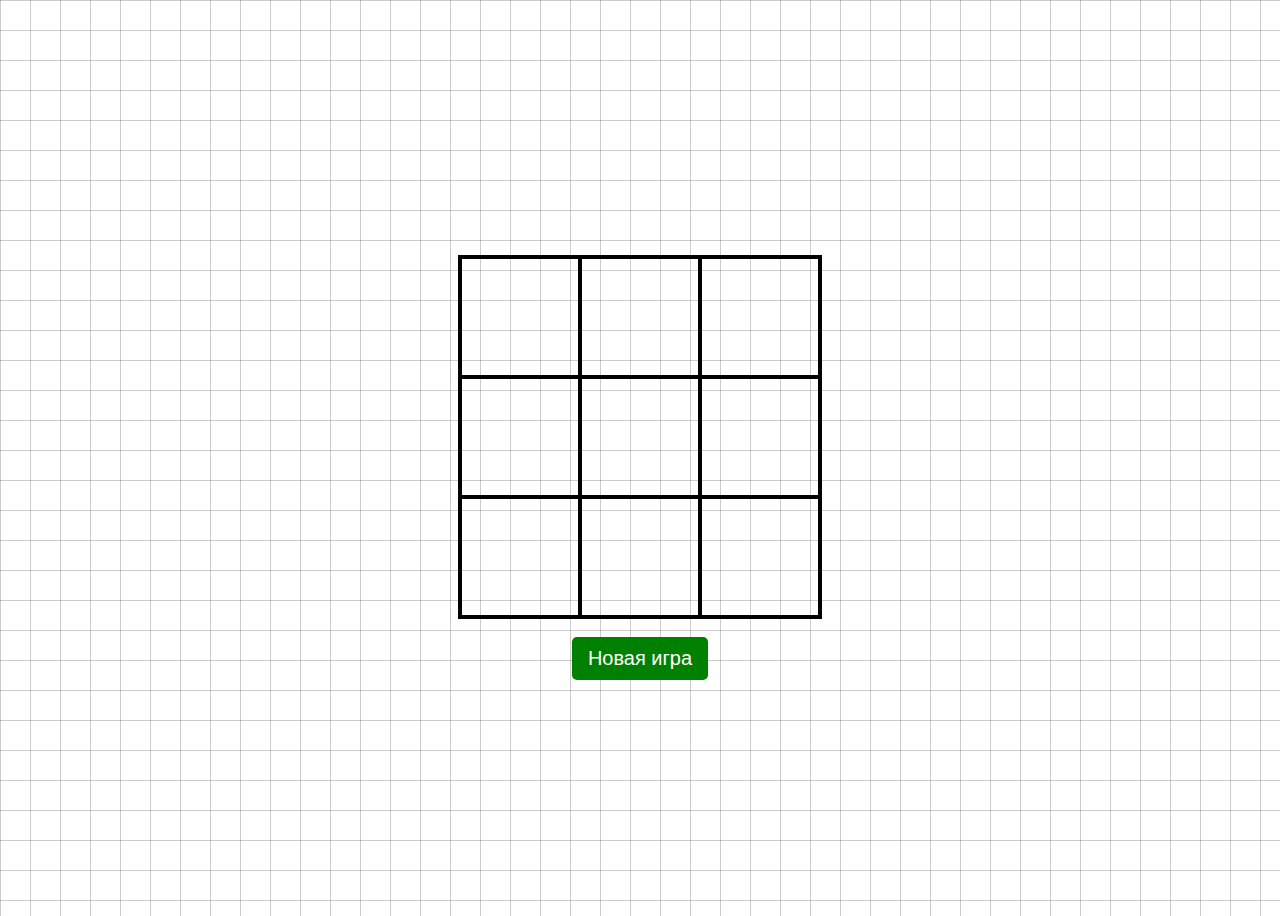
<file: lection1/index.html>
<!DOCTYPE html>
<html lang="en">
<head>
    <meta charset="UTF-8">
    <meta name="viewport" content="width=device-width, initial-scale=1.0">
    <link rel="stylesheet" href="style.css">
    <title>Крестики-нолики</title>
</head>
<body>
    <div class="res"></div>
    <div class="game">
        <div class="field">
            <!-- <svg class="circle">
                <circle r="45" cx="58" cy="58" stroke="blue"
                stroke-width="10" fill="none"/>
            </svg> -->
            <!-- <svg class="cross">
                <line class="first" x1="15" y1="15" x2="105" y2="105"
                stroke="red" stroke-width="10" stroke-linecap="round"/>

                <line class="second" x1="105" y1="15" x2="15" y2="105"
                stroke="red" stroke-width="10" stroke-linecap="round"/>
            </svg> -->
        </div>
        <div class="field"></div>
        <div class="field"></div>
        <div class="field"></div>
        <div class="field"></div>
        <div class="field"></div>
        <div class="field"></div>
        <div class="field"></div>
        <div class="field"></div>
    </div>
    <button class="new-game">Новая игра</button>
</body>
<script src="index.js"></script>
</html>
</file>
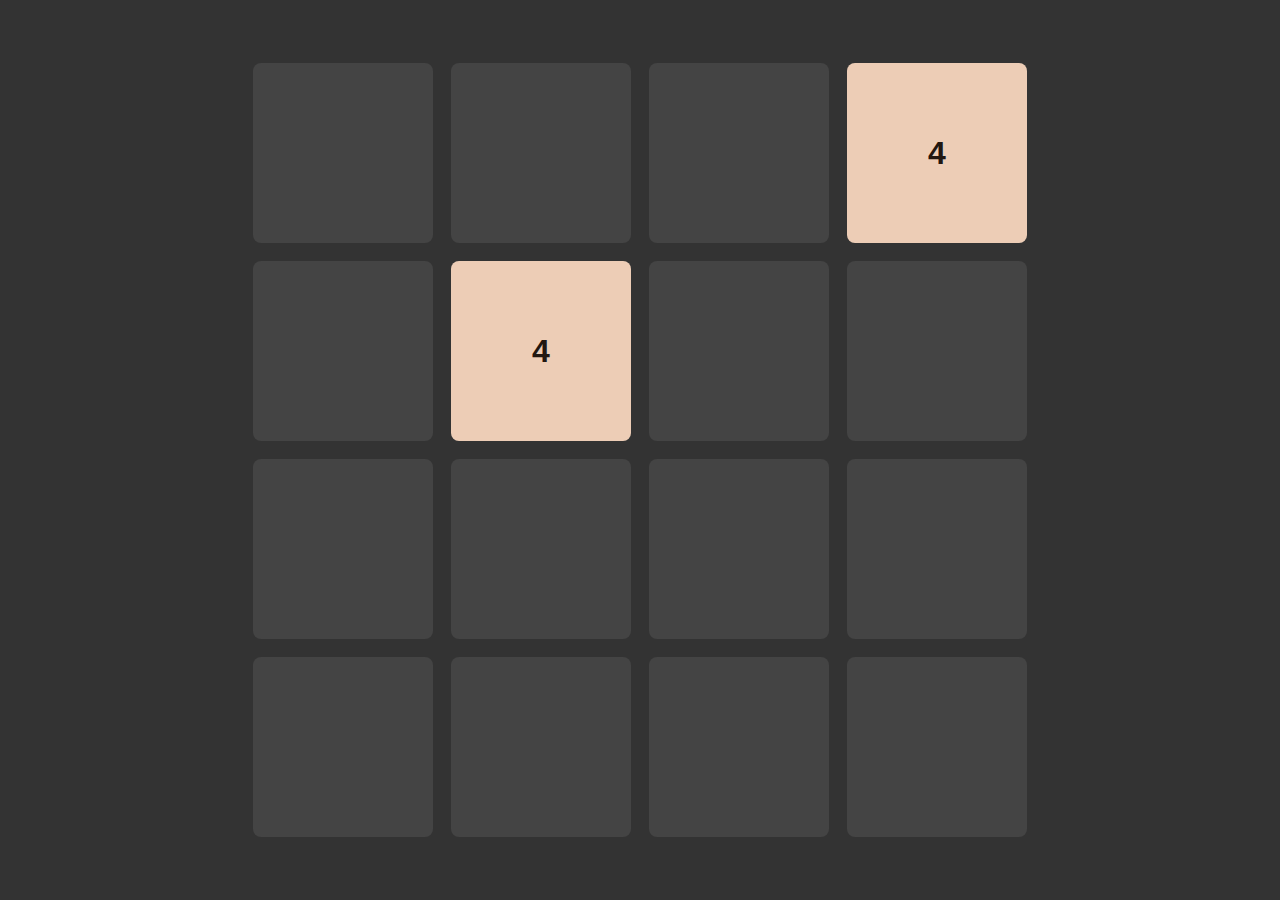
<file: lection2/index.html>
<!DOCTYPE html>
<html lang="en">
<head>
    <meta charset="UTF-8">
    <meta name="viewport" content="width=device-width, initial-scale=1.0">
    <link rel="stylesheet" href="style.css">
    <title>2048</title>
</head>
<body>
    <div class="game-board">

    </div>
</body>
<script defer src="app.js" type="module"></script>
</html>
</file>
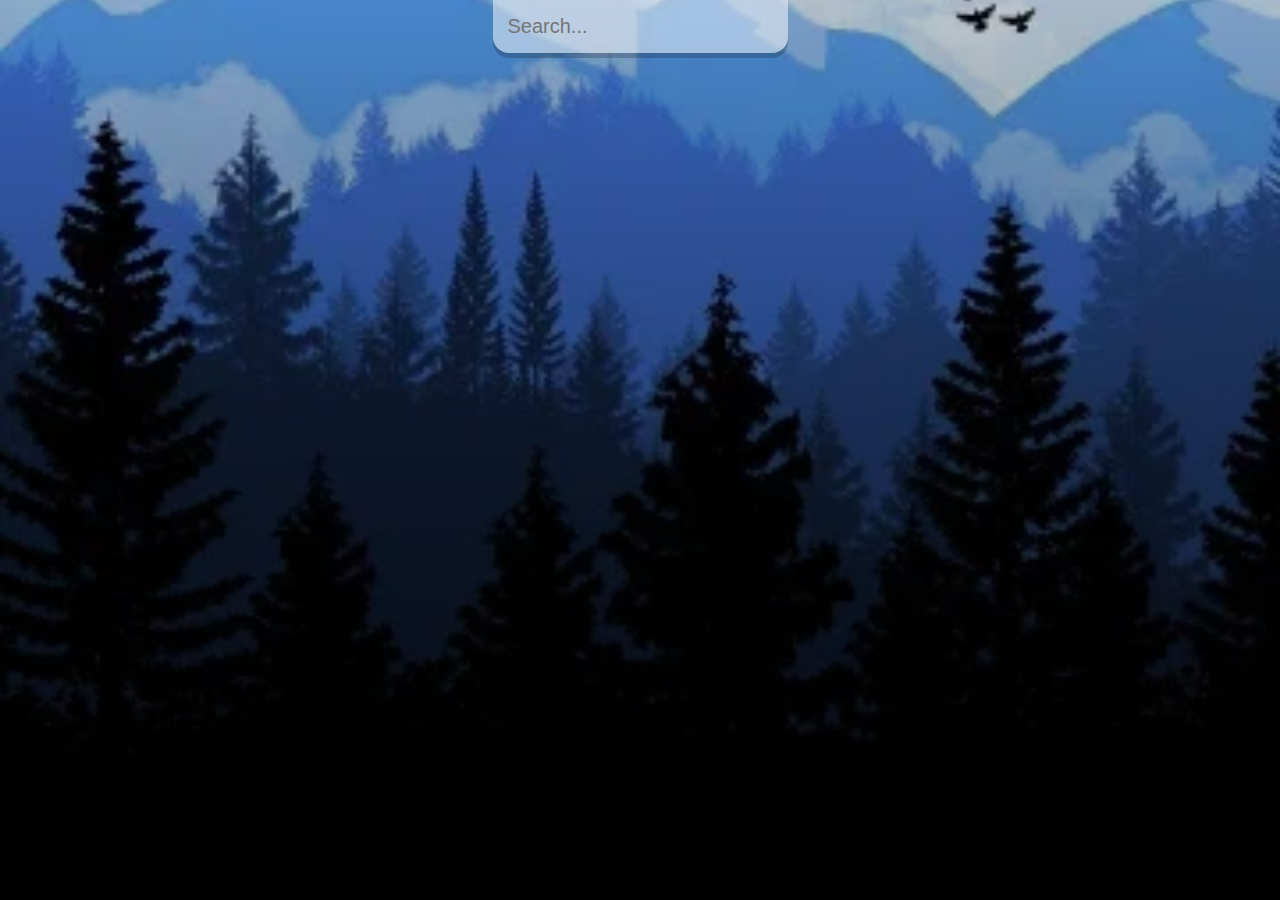
<file: lection3/index.html>
<!DOCTYPE html>
<html lang="en">
<head>
    <meta charset="UTF-8">
    <meta http-equiv="X-UA-Compatible" content="IE=edge">
    <meta name="viewport" content="width=device-width, initial-scale=1.0">
    <link rel="stylesheet" href="style.css">
    <title>Weather</title>
</head>
<body>
    <div class="app">
        <main>
            <div class="search-box">
                <input type="text" placeholder="Search..." class="searchbar">
            </div>
            <div class="location-container">
            </div>

        </main>
    </div>
</body>
<script defer src="main.js"></script>
</html>
</file>
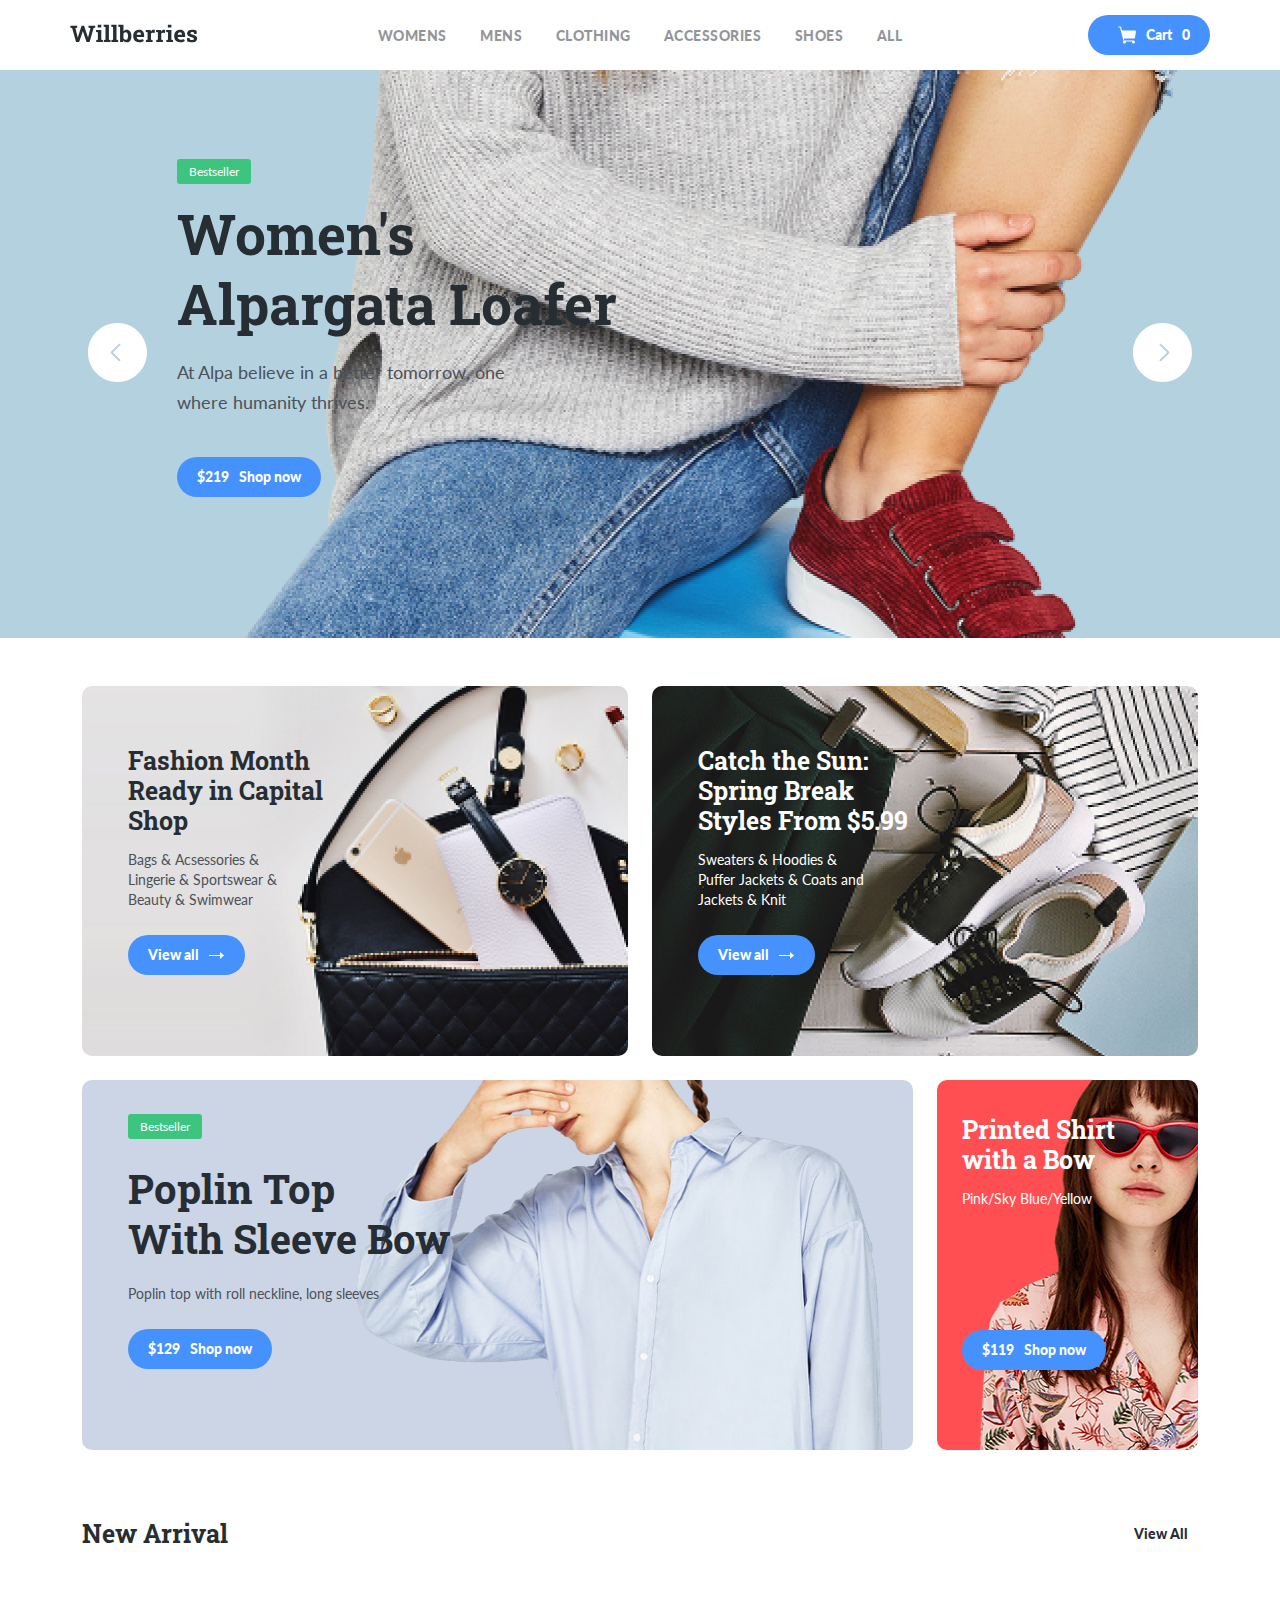
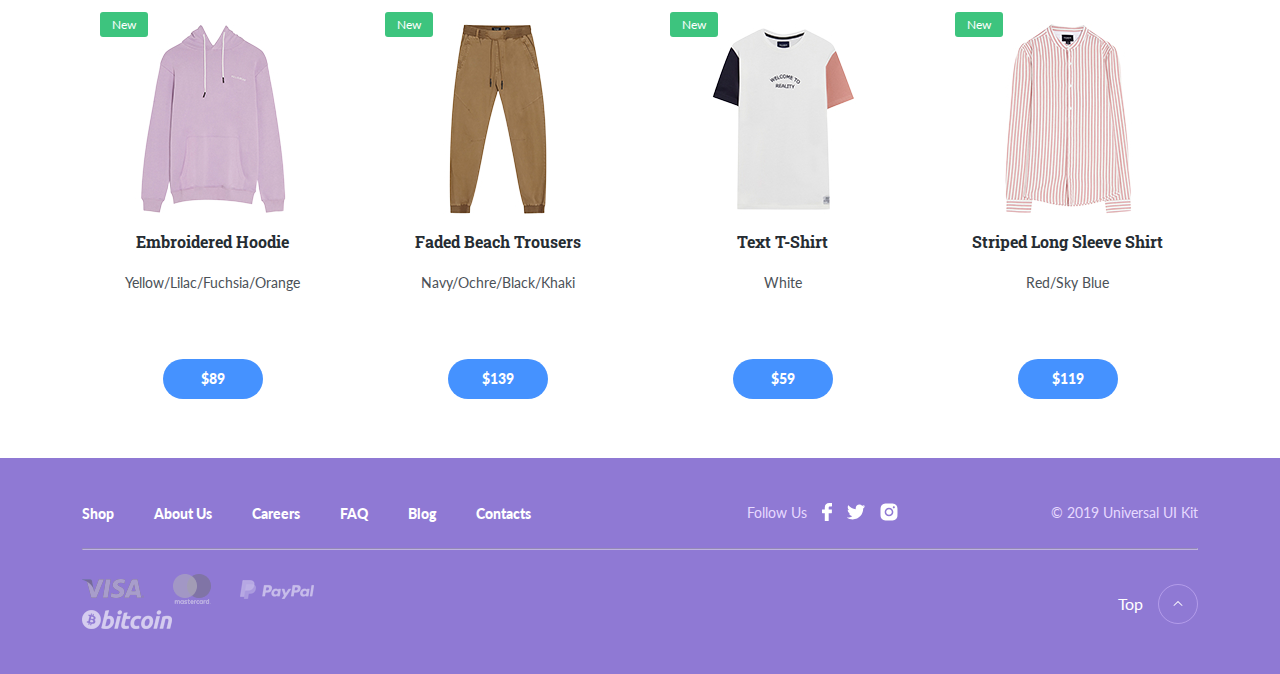
<file: lection4/index.html>
<!DOCTYPE html>
<html lang="en">
<head>
	<meta charset="UTF-8">
	<meta name="viewport" content="width=device-width, initial-scale=1.0">
	<title>Willberries</title>
	<link rel="preconnect" href="https://fonts.gstatic.com">
	<link rel="apple-touch-icon" sizes="180x180" href="favicon/apple-touch-icon.png">
	<link rel="icon" type="image/png" sizes="32x32" href="favicon/favicon-32x32.png">
	<link rel="icon" type="image/png" sizes="16x16" href="favicon/favicon-16x16.png">
	<link rel="mask-icon" href="favicon/safari-pinned-tab.svg" color="#5bbad5">
	<meta name="msapplication-TileColor" content="#da532c">
	<meta name="theme-color" content="#ffffff">
	<link href="https://fonts.googleapis.com/css2?family=Lato:wght@400;900&display=swap" rel="stylesheet">
	<link href="https://fonts.googleapis.com/css2?family=Roboto+Slab:wght@700&display=swap" rel="stylesheet">
	<link rel="stylesheet" href="css/bootstrap-grid.min.css">
	<link rel="stylesheet" href="css/swiper-bundle.min.css"/>
	<link rel="stylesheet" href="css/style.css">
</head>
<!-- class="show-goods" -->
<body id="body">
	<header class="container header px-4 px-md-0">
		<div class="row justify-content-between align-items-center">
			<div class="col-lg-2 col-6">
				<a href="#" class="logo-link">
					<img width="128" src="img/logo.svg" alt="logo: Willberries" class="logo-image">
				</a>
			</div>
			<div class="col-lg-6 d-none d-lg-block">
				<nav>
					<ul class="navigation d-flex justify-content-around">
						<li class="navigation-item">
							<a href="#" class="navigation-link" data-field="gender">Womens</a>
						</li>
						<li class="navigation-item">
							<a href="#" class="navigation-link" data-field="gender">Mens</a>
						</li>
						<li class="navigation-item">
							<a href="#" class="navigation-link" data-field="category">Clothing</a>
						</li>
						<li class="navigation-item">
							<a href="#" class="navigation-link" data-field="category">Accessories</a>
						</li>
						<li class="navigation-item">
							<a href="#" class="navigation-link" data-field="category">Shoes</a>
						</li>
						<li class="navigation-item">
							<a href="#" class="navigation-link" >All</a>
						</li>

					</ul>
				</nav>
			</div>
			<div class="col-lg-2 col-6 d-flex justify-content-end">
				<button class="button button-cart">
					<img class="button-icon" src="img/cart.svg" alt="icon: cart">
					<span class="button-text">Cart</span>
					<span class="button-text cart-count">0</span>
				</button>
			</div>
		</div>
		<!-- /.row -->
	</header>
	<section class="slider swiper-container">
		<div class="swiper-wrapper">
			<section class="slide slide-1 swiper-slide">
				<div class="container">
					<div class="row">
						<div class="col-lg-4 col-10 offset-lg-1">
							<span class="label">Bestseller</span>
							<h2 class="slide-title">Women's Alpargata Loafer</h2>
							<p class="slide-description">At Alpa believe in a better tomorrow, one where humanity thrives.</p>
							<button class="button add-to-cart" data-id="003">
								<span class="button-price">$219</span>
								<span class="button-text">Shop now</span>
							</button>
						</div>
						<!-- /.col-4 offset-lg-1 -->
					</div>
					<!-- /.row -->
				</div>
				<!-- /.container -->
			</section>
			<section class="slide slide-1 swiper-slide">
				<div class="container">
					<div class="row">
						<div class="col-lg-4 col-10 offset-lg-1">
							<span class="label">New</span>
							<h2 class="slide-title">Text T-Shirt</h2>
							<p class="slide-description">Women’s pearl basic knit sweater with a round neck. Available in several colours. Free shipping to stores.</p>
							<button class="button add-to-cart" data-id="004">
								<span class="button-price">$119</span>
								<span class="button-text">Shop now</span>
							</button>
						</div>
						<!-- /.col-4 offset-lg-1 -->
					</div>
					<!-- /.row -->
				</div>
				<!-- /.container -->
			</section>
			<section class="slide slide-1 swiper-slide">
				<div class="container">
					<div class="row">
						<div class="col-lg-4 col-10 offset-lg-1">
							<span class="label">Bestseller</span>
							<h2 class="slide-title">Sweater Choker Neck</h2>
							<p class="slide-description">Women’s pearl basic knit sweater with a round neck. Available in several colours. Free shipping to stores.</p>
							<button class="button add-to-cart" data-id="005">
								<span class="button-price">$319</span>
								<span class="button-text">Shop now</span>
							</button>
						</div>
						<!-- /.col-4 offset-lg-1 -->
					</div>
					<!-- /.row -->
				</div>
				<!-- /.container -->
			</section>
		</div>
		<!-- /.swiper-wrapper -->
		<div class="slider-nav">
			<div class="container">
				<div class="row justify-content-between">
					<div class="col-1">
						<button class="slider-button slider-button-prev">
							<img src="img/arrow-prev.svg" alt="icon: arrow-prev">
						</button>
					</div>
					<!-- /.col-1 -->
					<div class="col-1">
						<button class="slider-button slider-button-next">
							<img src="img/arrow-next.svg" alt="icon: arrow-prev">
						</button>
					</div>
					<!-- /.col-1 -->
				</div>
				<!-- /.row -->
			</div>
			<!-- /.container -->
		</div>
		<!-- /.slider-nav -->
	</section>
	<!-- /.slider -->
	<section class="special-offers container pt-5 pb-4">
		<div class="row mb-4">
			<div class="col-xl-6">
				<div class="card card-1 mb-4">
					<h3 class="card-title">Fashion Month Ready in Capital Shop</h3>
					<p class="card-text">Bags & Acsessories & Lingerie & Sportswear & Beauty & Swimwear</p>
					<button class="button">
						<span class="button-text">View all</span>
						<img src="img/arrow.svg" alt="icon: arrow" class="button-icon">
					</button>
				</div>
				<!-- /.card -->
			</div>
			<!-- /.col-6 -->
			<div class="col-xl-6">
				<div class="card card-2 mb-4">
					<h3 class="card-title text-light">Catch the Sun: Spring Break Styles From $5.99</h3>
					<p class="card-text text-light">Sweaters & Hoodies & Puffer Jackets & Coats and Jackets & Knit</p>
					<button class="button">
						<span class="button-text">View all</span>
						<img src="img/arrow.svg" alt="icon: arrow" class="button-icon">
					</button>
				</div>
				<!-- /.card -->
			</div>
			<!-- /.col-6 -->
			<div class="col-xl-9 col-lg-6 mb-4">
				<div class="card card-3">
					<span class="label">Bestseller</span>
					<h3 class="card-title large">Poplin Top <br>With Sleeve Bow</h3>
					<p class="card-text large">Poplin top with roll neckline, long sleeves</p>
					<button class="button add-to-cart" data-id="002">
						<span class="button-price">$129</span>
						<span class="button-text">Shop now</span>
					</button>
				</div>
				<!-- /.card -->
			</div>
			<!-- /.col-9 -->
			<div class="col-xl-3 col-lg-6">
				<div class="card card-4">
					<h3 class="card-title text-light mw-160">Printed Shirt with a Bow</h3>
					<p class="card-text text-light">Pink/Sky Blue/Yellow</p>
					<button class="button add-to-cart button-four" data-id="009">
						<span class="button-price">$119</span>
						<span class="button-text">Shop now</span>
					</button>
				</div>
				<!-- /.card -->
			</div>
			<!-- /.col-3 -->
		</div>
		<!-- /.row -->
		<div class="row align-items-center mb-4">
			<div class="col-9">
				<h2 class="section-title">New Arrival</h2>
			</div>
			<!-- /.col-9 -->
			<div class="col-3 d-flex justify-content-end">
				<a href="#" class="more">View All</a>
			</div>
			<!-- /.col-3 -->
		</div>
		<!-- /.row -->
		<div class="short-goods row">
			<div class="col-lg-3 col-sm-6">
				<div class="goods-card">
					<span class="label">New</span>
					<!-- /.label --><img src="img/image-119.jpg" alt="image: Hoodie" class="goods-image">
					<h3 class="goods-title">Embroidered Hoodie</h3>
					<!-- /.goods-title -->
					<p class="goods-description">Yellow/Lilac/Fuchsia/Orange</p>
					<!-- /.goods-description -->
					<!-- /.goods-price -->
					<button class="button goods-card-btn add-to-cart" data-id="012">
						<span class="button-price">$89</span>
					</button>
				</div>
				<!-- /.goods-card -->
			</div>
			<!-- /.col-3 -->
			<div class="col-lg-3 col-sm-6">
				<div class="goods-card">
					<span class="label">New</span>
					<!-- /.label --><img src="img/image-120.jpg" alt="image: Faded Beach Trousers" class="goods-image">
					<h3 class="goods-title">Faded Beach Trousers</h3>
					<!-- /.goods-title -->
					<p class="goods-description">Navy/Ochre/Black/Khaki</p>
					<!-- /.goods-description -->
					<button class="button goods-card-btn add-to-cart" data-id="011">
						<span class="button-price">$139</span>
					</button>
					<!-- /.goods-price -->
				</div>
				<!-- /.goods-card -->
			</div>
			<!-- /.col-3 -->
			<div class="col-lg-3 col-sm-6">
				<div class="goods-card">
					<span class="label">New</span>
					<!-- /.label --><img src="img/image-121.jpg" alt="image: Text T-Shirt" class="goods-image">
					<h3 class="goods-title">Text T-Shirt</h3>
					<!-- /.goods-title -->
					<p class="goods-description">White</p>
					<!-- /.goods-description -->
					<button class="button goods-card-btn add-to-cart" data-id="010">
						<span class="button-price">$59</span>
					</button>
					<!-- /.goods-price -->
				</div>
				<!-- /.goods-card -->
			</div>
			<!-- /.col-3 -->
			<div class="col-lg-3 col-sm-6">
				<div class="goods-card">
					<span class="label">New</span>
					<!-- /.label --><img src="img/image-122.jpg" alt="image: Striped Long Sleeve Shirt" class="goods-image">
					<h3 class="goods-title">Striped Long Sleeve Shirt</h3>
					<!-- /.goods-title -->
					<p class="goods-description">Red/Sky Blue</p>
					<!-- /.goods-description -->
					<button class="button goods-card-btn add-to-cart" data-id="001">
						<span class="button-price">$119</span>
					</button>
					<!-- /.goods-price -->
				</div>
				<!-- /.goods-card -->
			</div>
			<!-- /.col-3 -->
		</div>
		<!-- /.row -->
	</section>
	<!-- /.container -->
	<section class="long-goods">
		<div class="container">
			<div class="row align-items-center mb-4">
				<div class="col-12">
					<h2 class="section-title">Category</h2>
				</div>
				<!-- /.col-12 -->
			</div>
			<div class="row long-goods-list">
				<div class="col-lg-3 col-sm-6">
					<div class="goods-card">
						<span class="label">New</span>
						<!-- /.label --><img src="img/image-119.jpg" alt="image: Hoodie" class="goods-image">
						<h3 class="goods-title">Embroidered Hoodie</h3>
						<!-- /.goods-title -->
						<p class="goods-description">Yellow/Lilac/Fuchsia/Orange</p>
						<!-- /.goods-description -->
						<!-- /.goods-price -->
						<button class="button goods-card-btn add-to-cart" data-id="007">
							<span class="button-price">$89</span>
						</button>
					</div>
					<!-- /.goods-card -->
				</div>
				<!-- /.col-3 -->
				<div class="col-lg-3 col-sm-6">
					<div class="goods-card">
						<span class="label">New</span>
						<!-- /.label --><img src="img/image-120.jpg" alt="image: Faded Beach Trousers" class="goods-image">
						<h3 class="goods-title">Faded Beach Trousers</h3>
						<!-- /.goods-title -->
						<p class="goods-description">Navy/Ochre/Black/Khaki</p>
						<!-- /.goods-description -->
						<button class="button goods-card-btn add-to-cart" data-id="007">
							<span class="button-price">$139</span>
						</button>
						<!-- /.goods-price -->
					</div>
					<!-- /.goods-card -->
				</div>
				<!-- /.col-3 -->
				<div class="col-lg-3 col-sm-6">
					<div class="goods-card">
						<span class="label">New</span>
						<!-- /.label --><img src="img/image-121.jpg" alt="image: Text T-Shirt" class="goods-image">
						<h3 class="goods-title">Text T-Shirt</h3>
						<!-- /.goods-title -->
						<p class="goods-description">White</p>
						<!-- /.goods-description -->
						<button class="button goods-card-btn add-to-cart" data-id="007">
							<span class="button-price">$59</span>
						</button>
						<!-- /.goods-price -->
					</div>
					<!-- /.goods-card -->
				</div>
				<!-- /.col-3 -->
				<div class="col-lg-3 col-sm-6">
					<div class="goods-card">
						<span class="label">New</span>
						<!-- /.label --><img src="img/image-122.jpg" alt="image: Striped Long Sleeve Shirt" class="goods-image">
						<h3 class="goods-title">Striped Long Sleeve Shirt</h3>
						<!-- /.goods-title -->
						<p class="goods-description">Red/Sky Blue</p>
						<!-- /.goods-description -->
						<button class="button goods-card-btn add-to-cart" data-id="001">
							<span class="button-price">$119</span>
						</button>
						<!-- /.goods-price -->
					</div>
					<!-- /.goods-card -->
				</div>
				<!-- /.col-3 -->
				<div class="col-lg-3 col-sm-6">
					<div class="goods-card">
						<span class="label">New</span>
						<!-- /.label --><img src="img/image-119.jpg" alt="image: Hoodie" class="goods-image">
						<h3 class="goods-title">Embroidered Hoodie</h3>
						<!-- /.goods-title -->
						<p class="goods-description">Yellow/Lilac/Fuchsia/Orange</p>
						<!-- /.goods-description -->
						<!-- /.goods-price -->
						<button class="button goods-card-btn add-to-cart" data-id="007">
							<span class="button-price">$89</span>
						</button>
					</div>
					<!-- /.goods-card -->
				</div>
				<!-- /.col-3 -->
				<div class="col-lg-3 col-sm-6">
					<div class="goods-card">
						<span class="label">New</span>
						<!-- /.label --><img src="img/image-120.jpg" alt="image: Faded Beach Trousers" class="goods-image">
						<h3 class="goods-title">Faded Beach Trousers</h3>
						<!-- /.goods-title -->
						<p class="goods-description">Navy/Ochre/Black/Khaki</p>
						<!-- /.goods-description -->
						<button class="button goods-card-btn add-to-cart" data-id="007">
							<span class="button-price">$139</span>
						</button>
						<!-- /.goods-price -->
					</div>
					<!-- /.goods-card -->
				</div>
				<!-- /.col-3 -->
				<div class="col-lg-3 col-sm-6">
					<div class="goods-card">
						<span class="label">New</span>
						<!-- /.label --><img src="img/image-121.jpg" alt="image: Text T-Shirt" class="goods-image">
						<h3 class="goods-title">Text T-Shirt</h3>
						<!-- /.goods-title -->
						<p class="goods-description">White</p>
						<!-- /.goods-description -->
						<button class="button goods-card-btn add-to-cart" data-id="007">
							<span class="button-price">$59</span>
						</button>
						<!-- /.goods-price -->
					</div>
					<!-- /.goods-card -->
				</div>
				<!-- /.col-3 -->
				<div class="col-lg-3 col-sm-6">
					<div class="goods-card">
						<span class="label">New</span>
						<!-- /.label --><img src="img/image-122.jpg" alt="image: Striped Long Sleeve Shirt" class="goods-image">
						<h3 class="goods-title">Striped Long Sleeve Shirt</h3>
						<!-- /.goods-title -->
						<p class="goods-description">Red/Sky Blue</p>
						<!-- /.goods-description -->
						<button class="button goods-card-btn add-to-cart" data-id="001">
							<span class="button-price">$119</span>
						</button>
						<!-- /.goods-price -->
					</div>
					<!-- /.goods-card -->
				</div>
				<!-- /.col-3 -->
				<div class="col-lg-3 col-sm-6">
					<div class="goods-card">
						<span class="label">New</span>
						<!-- /.label --><img src="img/image-119.jpg" alt="image: Hoodie" class="goods-image">
						<h3 class="goods-title">Embroidered Hoodie</h3>
						<!-- /.goods-title -->
						<p class="goods-description">Yellow/Lilac/Fuchsia/Orange</p>
						<!-- /.goods-description -->
						<!-- /.goods-price -->
						<button class="button goods-card-btn add-to-cart" data-id="007">
							<span class="button-price">$89</span>
						</button>
					</div>
					<!-- /.goods-card -->
				</div>
				<!-- /.col-3 -->
				<div class="col-lg-3 col-sm-6">
					<div class="goods-card">
						<span class="label">New</span>
						<!-- /.label --><img src="img/image-120.jpg" alt="image: Faded Beach Trousers" class="goods-image">
						<h3 class="goods-title">Faded Beach Trousers</h3>
						<!-- /.goods-title -->
						<p class="goods-description">Navy/Ochre/Black/Khaki</p>
						<!-- /.goods-description -->
						<button class="button goods-card-btn add-to-cart" data-id="007">
							<span class="button-price">$139</span>
						</button>
						<!-- /.goods-price -->
					</div>
					<!-- /.goods-card -->
				</div>
				<!-- /.col-3 -->
				<div class="col-lg-3 col-sm-6">
					<div class="goods-card">
						<span class="label">New</span>
						<!-- /.label --><img src="img/image-121.jpg" alt="image: Text T-Shirt" class="goods-image">
						<h3 class="goods-title">Text T-Shirt</h3>
						<!-- /.goods-title -->
						<p class="goods-description">White</p>
						<!-- /.goods-description -->
						<button class="button goods-card-btn add-to-cart" data-id="007">
							<span class="button-price">$59</span>
						</button>
						<!-- /.goods-price -->
					</div>
					<!-- /.goods-card -->
				</div>
				<!-- /.col-3 -->
				<div class="col-lg-3 col-sm-6">
					<div class="goods-card">
						<span class="label">New</span>
						<!-- /.label --><img src="img/image-122.jpg" alt="image: Striped Long Sleeve Shirt" class="goods-image">
						<h3 class="goods-title">Striped Long Sleeve Shirt</h3>
						<!-- /.goods-title -->
						<p class="goods-description">Red/Sky Blue</p>
						<!-- /.goods-description -->
						<button class="button goods-card-btn add-to-cart" data-id="001">
							<span class="button-price">$119</span>
						</button>
						<!-- /.goods-price -->
					</div>
					<!-- /.goods-card -->
				</div>
				<!-- /.col-3 -->
			</div>
		</div>

	</section>
	<footer class="footer">
		<div class="container">
			<div class="row">
				<div class="col-xl-7 mb-4 mb-xl-0">
					<nav>
						<ul class="footer-menu d-sm-flex">
							<li class="footer-menu-item"><a href="#" class="footer-menu-link">Shop</a></li>
							<li class="footer-menu-item"><a href="#" class="footer-menu-link">About Us</a></li>
							<li class="footer-menu-item"><a href="#" class="footer-menu-link">Careers</a></li>
							<li class="footer-menu-item"><a href="#" class="footer-menu-link">FAQ </a></li>
							<li class="footer-menu-item"><a href="#" class="footer-menu-link">Blog</a></li>
							<li class="footer-menu-item"><a href="#" class="footer-menu-link">Contacts</a></li>
						</ul>
					</nav>
				</div>
				<!-- /.col-7 -->
				<div class="col-lg-3 d-flex align-items-center">
					<span class="footer-text">Follow Us</span>
					<span class="footer-social d-inline-flex align-items-center">
            <a href="#" class="social-link">
              <img src="img/Facebook.svg" alt="Facebook">
            </a>
            <a href="#" class="social-link">
              <img src="img/Twitter.svg" alt="Twitter">
            </a>
            <a href="#" class="social-link">
              <img src="img/Instagram.svg" alt="Instagram">
            </a>
          </span>
				</div>
				<!-- /.col-3 -->
				<div class="col-xl-2 col-lg-3 d-flex justify-content-lg-end mt-4 mt-lg-0">
					<span class="footer-text">© 2019 Universal UI Kit</span>
				</div>
				<!-- /.col-2 -->
			</div>
			<!-- /.row -->
			<hr class="footer-line mt-4 mb-4">
			<div class="row justify-content-between">
				<div class="col-lg-4 col-sm-9">
					<img class="payment-logo" src="img/visa.png" alt="visa logo">
					<img class="payment-logo" src="img/master-card.png" alt="master card logo">
					<img class="payment-logo" src="img/paypal.png" alt="paypal logo ">
					<img class="payment-logo" src="img/bitcoin.png" alt="bitcoin logo">
				</div>
				<!-- /.col-4 -->
				<div class="col-lg-2 col-sm-1 d-flex justify-content-end">
					<a href="#body" class="scroll-link top-link d-flex align-items-center">
						<span class="top-link-text">Top</span>
						<img src="img/top.svg" alt="icon: arrow top">
					</a>
				</div>
				<!-- /.col-2 -->
			</div>
			<!-- /.row -->
		</div>
		<!-- /.container -->
	</footer>
	<div class="overlay" id="modal-cart">
		<div class="modal">
			<header class="modal-header">
				<h2 class="modal-title">Cart</h2>
				<button class="modal-close">x</button>
			</header>
			<table class="cart-table">
				<colgroup>
					<col class="col-goods">
					<col class="col-price">
					<col class="col-minus">
					<col class="col-qty">
					<col class="col-plus">
					<col class="col-total-price">
					<col class="col-delete">
				</colgroup>
				<thead>
				<tr>
					<th>Good(s)</th>
					<th>Price</th>
					<th colspan="3">Qty.</th>
					<th colspan="2">Total</th>
				</tr>
				</thead>
				<tbody class="cart-table__goods">
				



				</tbody>
				<tfoot>
				<tr>
					<th colspan="5">Total:</th>
					<th class="card-table__total" colspan="2"></th>
				</tr>

				</tfoot>
			</table>
			<form class="modal-form" action="">
				<input class="modal-input" type="text" placeholder="Имя" name="nameCustomer">
				<input class="modal-input" type="text" placeholder="Телефон" name="phoneCustomer">
				<button class="button cart-buy">
					<span class="button-text">Checkout</span>
				</button>
			</form>
		</div>
	</div>
	<script src="js/swiper-bundle.min.js"></script>
	<script src="js/main.js"></script>
</body>
</html>
</file>
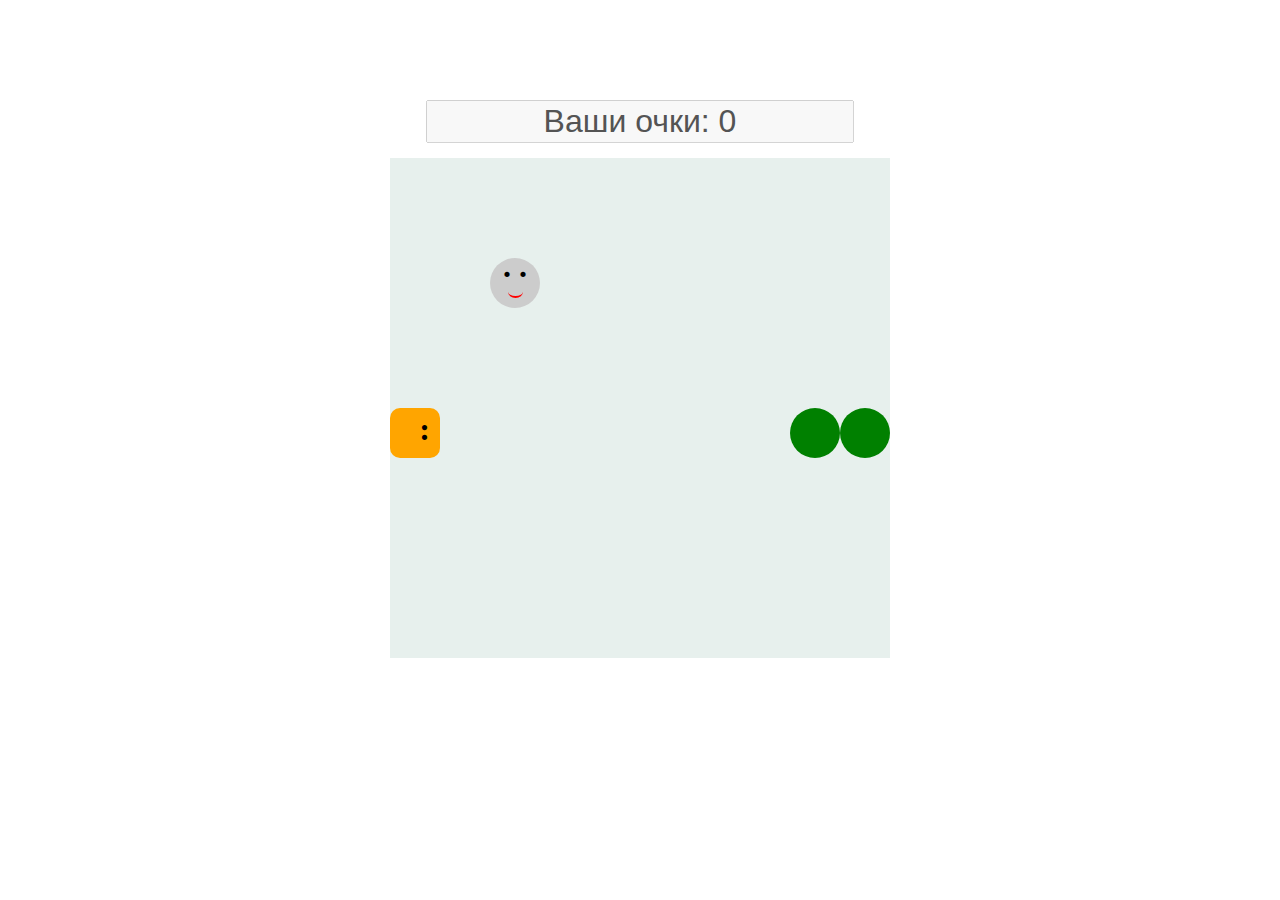
<file: lection5/index.html>
<!DOCTYPE html>
<html lang="en">
<head>
    <meta charset="UTF-8">
    <meta http-equiv="X-UA-Compatible" content="IE=edge">
    <meta name="viewport" content="width=device-width, initial-scale=1.0">
    <link rel="stylesheet" href="style.css">
    <title>Змейка</title>
</head>
<body>
    
</body>
<script src="script.js"></script>
</html>
</file>
<file: lection1/style.css>
* {
    box-sizing: border-box;
}

body {
    height: 100vh;
    display: flex;
    flex-direction: column;
    justify-content: center;
    align-items: center;
    background: linear-gradient(rgba(0, 0, 0, 0.4), transparent 1px),
    linear-gradient(90deg, rgba(0, 0, 0, 0.4), transparent 1px);
    background-size: 30px 30px;
    row-gap: 20px;
}

.res {
    color: green;
    font-weight: bold;
    font-size: 40px;
    font-family: 'Gill Sans', 'Gill Sans MT', 'Gill Sans MT', Calibri, 'Trebuchet MS', sans-serif;
}

.game {
    width: 360px;
    height: 360px;
    display: flex;
    flex-wrap: wrap;
    outline: 2px solid #000;
}

.field {
    width: 120px;
    height: 120px;
    border: 2px solid;
    cursor: pointer;
}

.field.active {
    background: rgba(0, 255, 0, 0.5);
}

.new-game {
    border: none;
    color: #fff;
    background: green;
    padding: 10px 16px;
    font-size: 20px;
    border-radius: 5px;
    cursor: pointer;
}

.circle {
    width: 100%;
    height: 100%;
    stroke-dasharray: 283;
    stroke-dashoffset: 283;
    animation: draw 0.6s forwards;
}

.first, .second {
    stroke-dasharray: 128;
    stroke-dashoffset: 128;
}

.first {
    animation: draw 0.6s forwards;
}

.second {
    animation: draw 0.6s 0.6s forwards;
}

@keyframes draw {
    100% {
        stroke-dashoffset: 0;
    }
}
</file>
<file: lection2/style.css>
* {
    box-sizing: border-box;
    margin: 0;
    padding: 0;
}

body {
    background-color: #333;
    display: flex;
    justify-content: center;
    align-items: center;
    height: 100vh;
}

.game-board {
    position: relative;
    display: grid;
    grid-template-columns: repeat(4, 20vmin);
    grid-template-rows: repeat(4, 20vmin);
    gap: 2vmin;
    border-radius: 8px;
}

.cell {
    background: #444;
    border-radius: 8px;
}

.tile {
    --x: 0;
    --y: 0;

    position: absolute;
    top: calc(var(--y) * 22vmin);
    left: calc(var(--x) * 22vmin);
    display: flex;
    justify-content: center;
    align-items: center;
    width: 20vmin;
    height: 20vmin;
    font-size: 2rem;
    font-weight: bold;
    background: hsl(25, 60%, var(--bgLightness));
    color: hsl(20, 35%, var(--textLightness));
    border-radius: 8px;
    font-family: 'Franklin Gothic Medium', 'Arial Narrow', Arial, sans-serif;
}
</file>
<file: lection3/style.css>
* {
    margin: 0;
    padding: 0;
    box-sizing: border-box;
    color: #fff;
}

body {
    font-family: Arial, Helvetica, sans-serif;
}

.app {
    background-image: url('assets/cold-bg.jpg');
    background-size: cover;
    background-position: bottom;
}

.app.warm {
    background-image: url('assets/warm-bg.jpg');
}

main {
    height: 100vh;
    background: linear-gradient(to bottom, rgba(0, 0, 0, 0.2), rgba(0, 0, 0, 0.75));
    padding: 25px;
}

.search-box {
    width: 100%;
    margin: 0 auto 75px;
}

.searchbar {
    display: block;
    padding: 15px;
    border: none;
    margin: 0 auto;
    outline: none;
    background: rgba(255, 255, 255, 0.5);
    border-radius: 0 0 16px 16px;
    margin-top: -25px;
    box-shadow: 0px 5px rgba(0, 0, 0, 0.2);
    color: #313131;
    font-size: 20px;
}

.searchbar:focus {
    background: rgba(255, 255, 255, 0.75);
}

.location-box .location {
    color: #fff;
    font-size: 32px;
    font-weight: 500;
    text-align: center;
    text-shadow: 3px 3px rgba(50, 50, 70, 0.5);
}

.location-box .date {
    color: #fff;
    font-size: 20px;
    font-weight: 500;
    font-style: italic;
    text-align: center;
    text-shadow: 2px 2px rgba(50, 50, 70, 0.5);
}

.weather-box {
    text-align: center;
}

.weather-box .temp {
    margin-block: 30px;
    background-color: rgba(0, 0, 0, 0.2);
    border-radius: 16px;
    padding: 15px 25px;
    font-size: 102px;
    font-weight: 900;
    text-shadow: 3px 6px rgba(50, 50, 70, 0.5);
    box-shadow: 3px 6px rgba(50, 50, 70, 0.2);
}

.weather-box .weather {
    font-size: 48px;
    font-weight: 700;
    text-shadow: 3px 3px rgba(50, 50, 70, 0.5);
}

.loader {
    color: #fff;
    font-size: 10px;
    width: 1em;
    height: 1em;
    margin: auto auto;
    display: block;
    border-radius: 50%;
    position: relative;
    text-indent: -9999em;
    animation: mulShdSpin 1.3s infinite linear;
    transform: translateZ(0);
  }
  
  @keyframes mulShdSpin {
    0%,
    100% {
      box-shadow: 0 -3em 0 0.2em, 
      2em -2em 0 0em, 3em 0 0 -1em, 
      2em 2em 0 -1em, 0 3em 0 -1em, 
      -2em 2em 0 -1em, -3em 0 0 -1em, 
      -2em -2em 0 0;
    }
    12.5% {
      box-shadow: 0 -3em 0 0, 2em -2em 0 0.2em, 
      3em 0 0 0, 2em 2em 0 -1em, 0 3em 0 -1em, 
      -2em 2em 0 -1em, -3em 0 0 -1em, 
      -2em -2em 0 -1em;
    }
    25% {
      box-shadow: 0 -3em 0 -0.5em, 
      2em -2em 0 0, 3em 0 0 0.2em, 
      2em 2em 0 0, 0 3em 0 -1em, 
      -2em 2em 0 -1em, -3em 0 0 -1em, 
      -2em -2em 0 -1em;
    }
    37.5% {
      box-shadow: 0 -3em 0 -1em, 2em -2em 0 -1em,
       3em 0em 0 0, 2em 2em 0 0.2em, 0 3em 0 0em, 
       -2em 2em 0 -1em, -3em 0em 0 -1em, -2em -2em 0 -1em;
    }
    50% {
      box-shadow: 0 -3em 0 -1em, 2em -2em 0 -1em,
       3em 0 0 -1em, 2em 2em 0 0em, 0 3em 0 0.2em, 
       -2em 2em 0 0, -3em 0em 0 -1em, -2em -2em 0 -1em;
    }
    62.5% {
      box-shadow: 0 -3em 0 -1em, 2em -2em 0 -1em,
       3em 0 0 -1em, 2em 2em 0 -1em, 0 3em 0 0, 
       -2em 2em 0 0.2em, -3em 0 0 0, -2em -2em 0 -1em;
    }
    75% {
      box-shadow: 0em -3em 0 -1em, 2em -2em 0 -1em, 
      3em 0em 0 -1em, 2em 2em 0 -1em, 0 3em 0 -1em, 
      -2em 2em 0 0, -3em 0em 0 0.2em, -2em -2em 0 0;
    }
    87.5% {
      box-shadow: 0em -3em 0 0, 2em -2em 0 -1em, 
      3em 0 0 -1em, 2em 2em 0 -1em, 0 3em 0 -1em, 
      -2em 2em 0 0, -3em 0em 0 0, -2em -2em 0 0.2em;
    }
  }
</file>
<file: lection4/css/style.css>
* {
    box-sizing: border-box;
}

body {
    margin: 0;
    font-family: 'Lato', sans-serif;
}

img {
    max-width: 100%;
    height: auto;
}

.header {
    padding: 15px 0;
}

.navigation {
    list-style: none;
    padding: 0;
    margin: 0;
}

.navigation-link {
    text-decoration: none;
    text-transform: uppercase;
    color: #939699;
    font-family: 'Lato', sans-serif;
    font-style: normal;
    font-weight: 900;
    font-size: 14px;
    line-height: 20px;
    letter-spacing: 0.5px;
}

button {
    cursor: pointer;
}

.button {
    padding: 10px 20px;
    background: #4592FF;
    border-radius: 20px;
    border: none;
    color: #fff;
    font-family: 'Lato',
    sans-serif;
    font-style: normal;
    font-weight: 900;
    font-size: 14px;
    line-height: 20px;
    display: flex;
    align-items: center;
}

.button-icon, .button-price {
    margin-right: 10px;
    
}

.button-icon {
    margin-left: 10px;
}

.button-icon:last-child {
    margin-right: 0;
    
}

.cart-count {
    margin-left: 10px;
}

.show-goods .slider,
.show-goods .special-offers {
    display: none;
}

.long-goods {
    display: none;
}

.show-goods .long-goods {
    display: block;
}

.slide {
    padding-top: 90px;
    padding-bottom: 110px;
    min-height: 568px;
}

.slide-1 {
    background: #B4D1E0 url('../img/slide-image-1.png') no-repeat top right 30%;
}

.slide-2 {
    background: #b9e0b4 url('../img/slide-image-1.png') no-repeat top right 30%;
}

.label {
    background-color: #3DC47E;
    border-radius: 3px;
    padding: 5px 12px;
    color: #fff;
    font-size: 12px;
    line-height: 15px;
}

.slide-title {
    color: #262D33;
    font-size: 55px;
    line-height: 70px;
    font-family: 'Roboto Slab',
    serif;
    margin-top: 20px;
    margin-bottom: 15px;
}

.slide-description {
    font-size: 18px;
    line-height: 30px;
    color: #4B5157;
    max-width: 335px;
    margin-bottom: 40px;
}

.slider {
    position: relative;
}

.slider-nav {
    position: absolute;
    top: 50%;
    width: 100%;
    transform: translateY(-50%);
    z-index: 9;
}

.slider-button {
    background-color: transparent;
    border: none;
    cursor: pointer;
}

.card {
    min-height: 370px;
    border-radius: 10px;
    padding-top: 60px;
    padding-left: 46px;
    padding-right: 46px;
    padding-bottom: 80px;
}

.card-1 {
    background: #E3E2E3 url('../img/card-image-1.jpg') no-repeat top right;
    background-size: cover;
}

.card-2 {
    background: #000 url('../img/card-image-2.jpg') no-repeat top right;
    background-size: cover;
}

.card-3 {
    padding-top: 35px;
    background: #CCD5E6 url('../img/card-image-3.png') no-repeat top right 10%;
    background-size: contain;
}

.card-4 {
    display: flex;
    flex-direction: column;
    align-items: flex-start;
    padding-top: 35px;
    padding-left: 25px;
    background: #FF4F52 url('../img/card-image-4.png') no-repeat top right;
    background-size: contain;
}

.goods-card-btn {
    display: block;
    width: 100px;
    margin: auto auto 0;
}

.goods-card-btn .button-price{
    margin: 0;
}

.card-title {
    color: #262D33;
    font-size: 25px;
    line-height: 30px;
    font-family: 'Roboto Slab',
    serif;
    max-width: 222px;
    margin: 0;
}

.card-title.large {
    max-width: 420px;
    font-size: 40px;
    line-height: 50px;
    margin-top: 30px;
    margin-bottom: 20px;
}

.card-text {
    max-width: 176px;
    color: #4B5157;
    font-size: 14px;
    line-height: 20px;
    margin-bottom: 25px;
}

.card-text.large {
    max-width: 320px;

}

.card-price {
    color: #ffffff;
    font-size: 14px;
    line-height: 20px;
    font-weight: 900;
}

.text-light {
    color: #fff
}

.section-title {
    font-family: 'Roboto Slab',
    serif;
    font-size: 25px;
    line-height: 30px;
    color: #262D33;
}

.more {
    text-decoration: none;
    color: #262D33;
    font-weight: 900;
    font-size: 14px;
    line-height: 20px;
    padding: 10px;
}

.goods-card {
    display: flex;
    flex-direction: column;
    position: relative;
    text-align: center;
    padding: 30px 35px 35px;
    min-height: 440px;
}

.goods-card .label {
    position: absolute;
    left: 18px;
    top: 18px;
}

.goods-title {
    margin-top: 15px;
    margin-bottom: 5px;
    color: #262D33;
    font-size: 16px;
    line-height: 25px;
    font-family: 'Roboto Slab',
    serif;
}

.goods-image {
    object-fit: contain;
    height: 190px;
}

.goods-description {
    color: #4B5157;
    font-size: 14px;
    line-height: 20px;
}

.goods-price {
    color: #262D33;
    margin-top: 30px;
    font-size: 18px;
    line-height: 30px;
    font-weight: 900;
}

.button-four {
    margin-top: auto;
}

.footer-menu {
    list-style-type: none;
    margin: 0;
    padding: 0;
}

.footer {
    background: #8F79D4;
    padding-top: 45px;
    padding-bottom: 40px;
    color: #fff;
}

.footer-menu-item:not(:last-child) {
    margin-right: 40px;
}

.footer-menu-link {
    color: #fff;
    text-decoration: none;
    font-weight: 900;
    font-size: 14px;
    line-height: 20px;
}

.social-link {
    text-decoration: none;
    margin-left: 15px;
}

.footer-text {
    color: #E7D9FF;
    font-size: 14px;
    line-height: 20px;
}

.footer-line {
    opacity: 0.5;
}

.top-link {
    text-decoration: none;
    color: #fff;
}

.top-link-text {
    margin-right: 15px;
}

.payment-logo {
    vertical-align: middle;
    margin-right: 25px;
}

.overlay {
    display: none;
    justify-content: center;
    align-items: center;
    position: fixed;
    top: 0;
    bottom: 0;
    left: 0;
    right: 0;
    z-index: 999;
    background-color: rgba(0,0,0,0.3);
}

.overlay.show {
    display: flex;
}

.modal {
    background-color: #e0e0ff;
    min-width: 600px;
    max-height: 400px;
    padding: 30px;
    overflow: scroll;
    position: relative;
}

.modal-header{
    display: flex;
    justify-content: space-between;
}

.modal-title {
    margin-top: 0;
    margin-bottom: 15px;
}

.modal-close {
    position: absolute;
    background-color: transparent;
    right: 15px;
    top: 15px;
    font-size: 24px;
    border: none;
}

.modal-form {
    display: flex;
    justify-content: space-between;
    flex-wrap: wrap;
}

.modal-input {
    margin-right: 30px;
    height: 40px;
    padding: 10px;
    border-radius: 20px;
    border-style: none;
    margin-bottom: 30px;
}

.cart-table {
    border-collapse: collapse;
    min-width: 540px;
    margin-bottom: 15px;
}

.cart-table th,
.cart-table td{
    text-align: left;
    border: 1px solid black
}

.cart-buy{
    background-color: #28a745;
    border-color: #28a745;
    display: block;
    margin-left: auto;
    height: 40px;
}


.mw-160 {
    max-width: 160px;
}


.col-price {
    width: 100px;
}

.col-minus {
    width: 15px;
}

.col-qty {
    width: 15px;
}

.col-plus {
    width: 15px;
}

.col-total-price {
    width: 120px;
}

.col-delete {
    width: 5px;
}


@media (max-width: 1200px) {
    .slide-1 {
        background-size: cover;
    }

    .card-3 {
        background-size: cover;
    }
}

@media (max-width: 992px) {
    .slider-nav {
        display: none;
    }

    .modal {
        min-width: 400px;
        max-height: 300px;
        padding: 20px;
    }

}

@media (max-width: 576px) {
    .slide-title {
        font-size: 36px;
        line-height: 1.4;
        margin-bottom: 0;
    }

    .card {
        background-position: left top;
    }

    .card-4 {
        background-position: right top;
    }

    .card {
        padding: 30px;
        min-height: 300px;
    }

    .modal {
        min-width: 300px;
        max-height: 400px;
        padding: 20px;
    }

}
</file>
<file: lection5/style.css>
* {
    box-sizing: border-box;
}

body {
    display: flex;
    flex-direction: column;
    align-items: center;
    row-gap: 15px;
    margin: 100px;
}

.field {
    width: 500px;
    height: 500px;
    display: flex;
    flex-wrap: wrap;
    background: #e7f0ed;
}

.excel {
    width: 50px;
    height: 50px;
    padding: 5px;
}

.snake-body {
    background: green;
    border-radius: 50%;
}

.snake-head {
    background: orange;
    border-radius: 20%;
    position: relative;
}

.snake-head::before {
    content: ":";
    position: absolute;
    font-size: 2rem;
    font-weight: bold;
    line-height: 1;
    right: 10px;
}

.mouse {
    background: #ccc;
    border-radius: 50%;
    position: relative;
}

.mouse::before {
    content: ". .";
    position: absolute;
    font-size: 2rem;
    line-height: 0.5;
    font-weight: bold;
    top: 0;
    width: 80%;
    text-align: center;
}

.mouse::after {
    content: "";
    height: 10px;
    width: 30%;
    border-radius: 50%;
    border-bottom: 2px solid red;
    position: absolute;
    bottom: 10px;
    left: 35%;
}

input {
    font-size: 2rem;
    text-align: center;
}
</file>
